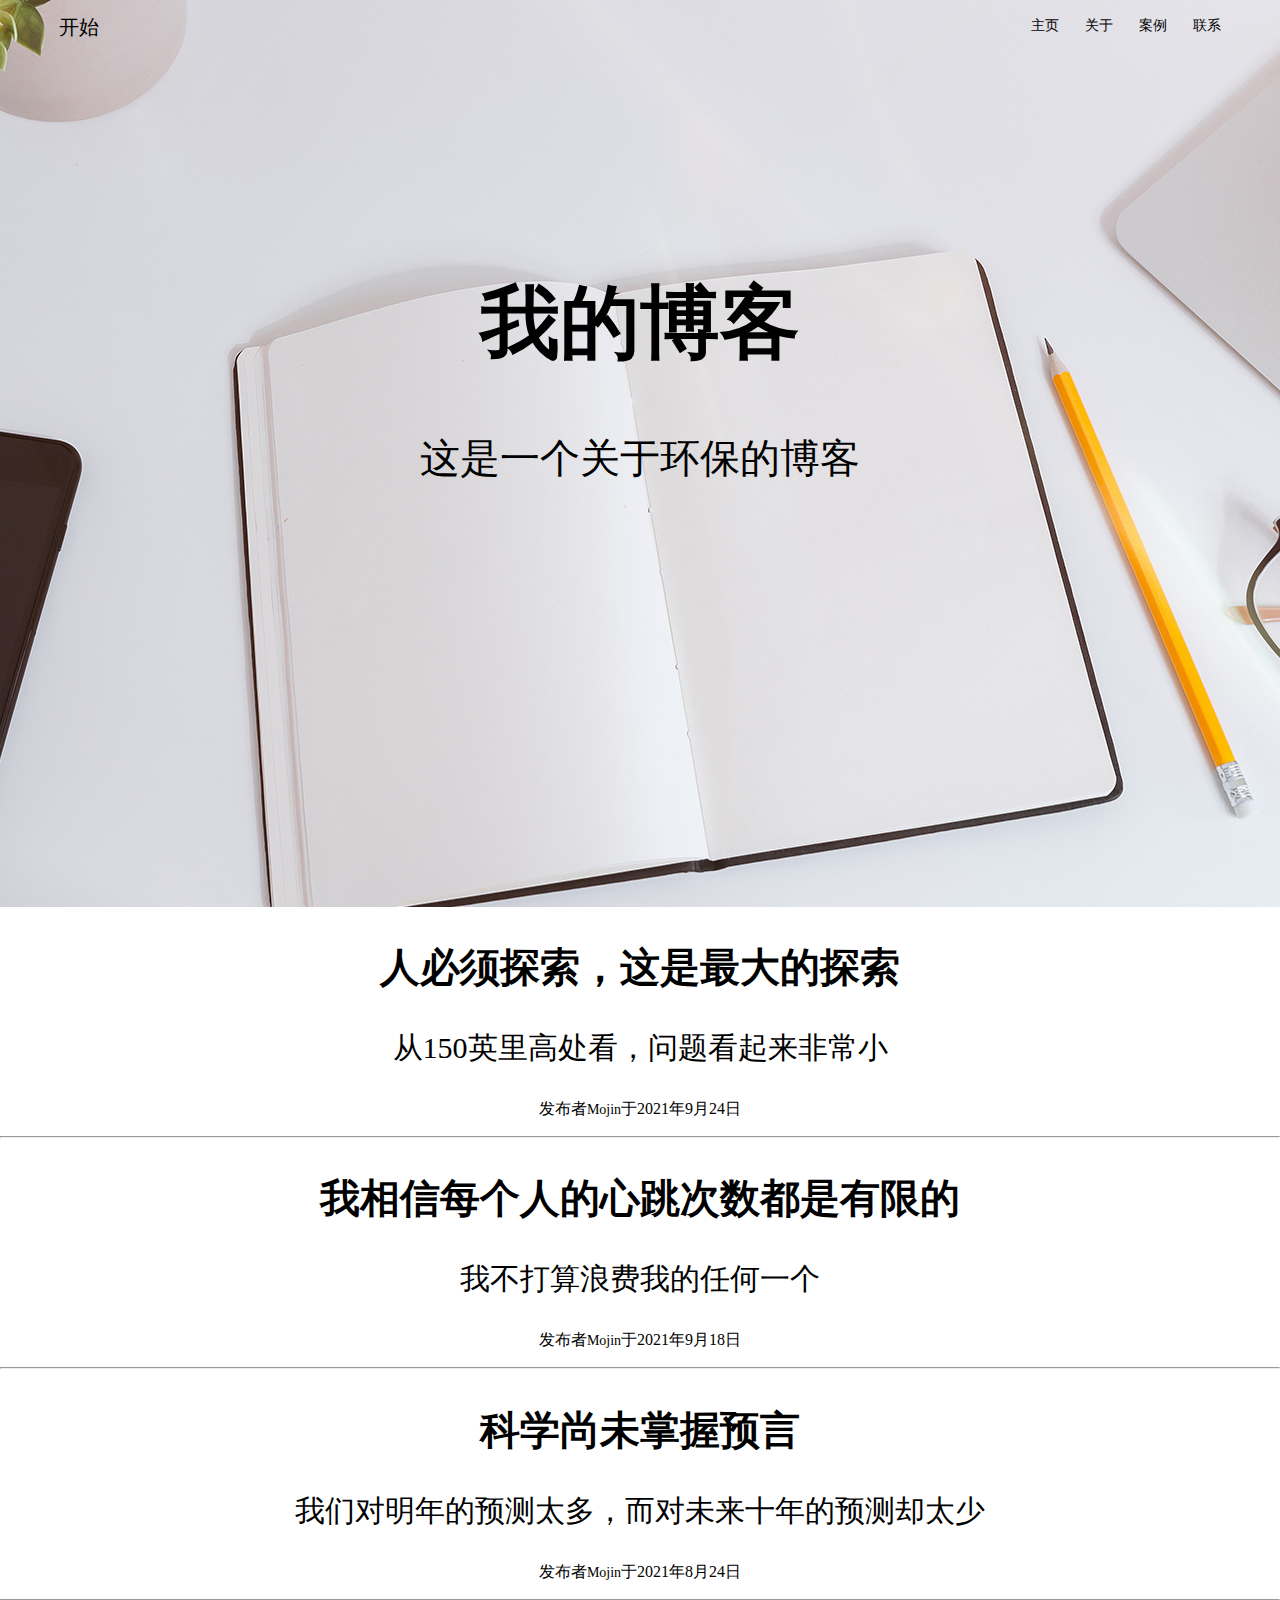
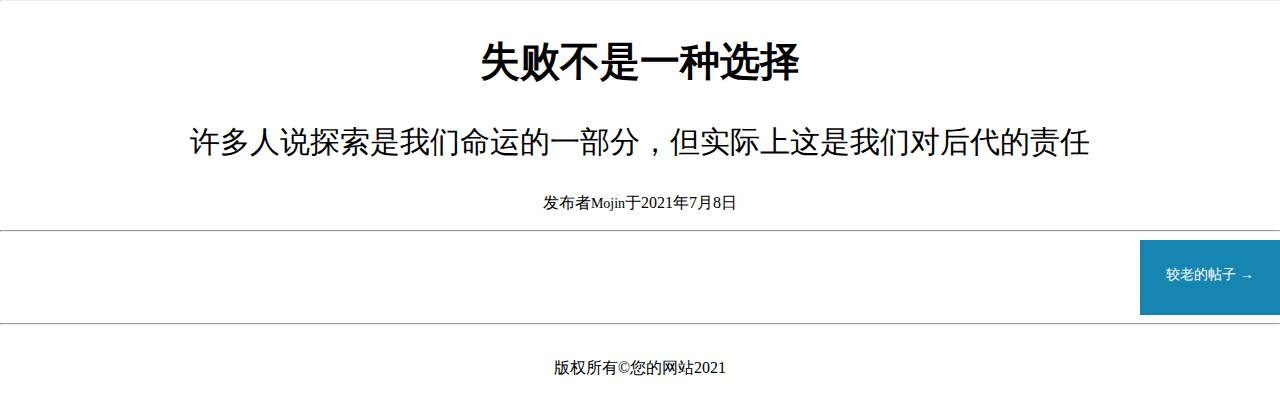
<file: index.html>
<!DOCTYPE html>
<html lang="en">
<head>
    <meta charset="UTF-8">
    <meta name="author" content="Mojin">
    <meta name="keywords" content="博客,html5">
    <meta name="viewport" content="width=device-width,initial-scale=1.0">
    <meta http-equiv="X-UA-Compatible" content="ie=edge">
    <title>主页</title>
    <link rel="stylesheet" href="css/index.css">
</head>
<body>
    <div class="img">
        <nav class="box1">
            <div class="box1-1">
                <a class="box1-1-a" href="index.html">开始</a>
            </div>
            <div class="box1-2">
                <ul>
                    <li><a href="index.html">主页</a></li>
                    <li><a href="about.html">关于</a></li>
                    <li><a href="post.html">案例</a></li>
                    <li><a href="contact.html">联系</a></li>
                </ul>
            </div>
        </nav>
        <header class="box2">
            <div class="box2-1">
                <h1>我的博客</h1>
                <span>这是一个关于环保的博客</span>
            </div>
        </header>
    </div>

        <main class="box3">
            <div>
                <a href="post.html">
                    <h2>人必须探索，这是最大的探索</h2>
                    <h3>从150英里高处看，问题看起来非常小</h3>
                </a>
                <p>发布者<a href="#">Mojin</a>于2021年9月24日</p>
            </div>

            <hr>

            <div>
                <a href="post.html">
                    <h2>我相信每个人的心跳次数都是有限的</h2>
                    <h3>我不打算浪费我的任何一个</h3>
                </a>
                <p>发布者<a href="#">Mojin</a>于2021年9月18日</p>
            </div>

            <hr>

            <div>
                <a href="post.html">
                    <h2>科学尚未掌握预言</h2>
                    <h3>我们对明年的预测太多，而对未来十年的预测却太少</h3>
                </a>
                <p>发布者<a href="#">Mojin</a>于2021年8月24日</p>
            </div>

            <hr>

            <div>
                <a href="post.html">
                    <h2>失败不是一种选择</h2>
                    <h3>许多人说探索是我们命运的一部分，但实际上这是我们对后代的责任</h3>
                </a>
                <p>发布者<a href="#">Mojin</a>于2021年7月8日</p>
            </div>

            <hr>

            <div class="box3-1">
                <a href="#">较老的帖子 →</a>
            </div>

            <div class="box4">
                <hr class="hr">
            </div>

        </main>

    <footer class="box4">
        <div>版权所有&copy;您的网站2021</div>
    </footer>
</body>
</html>
</file>
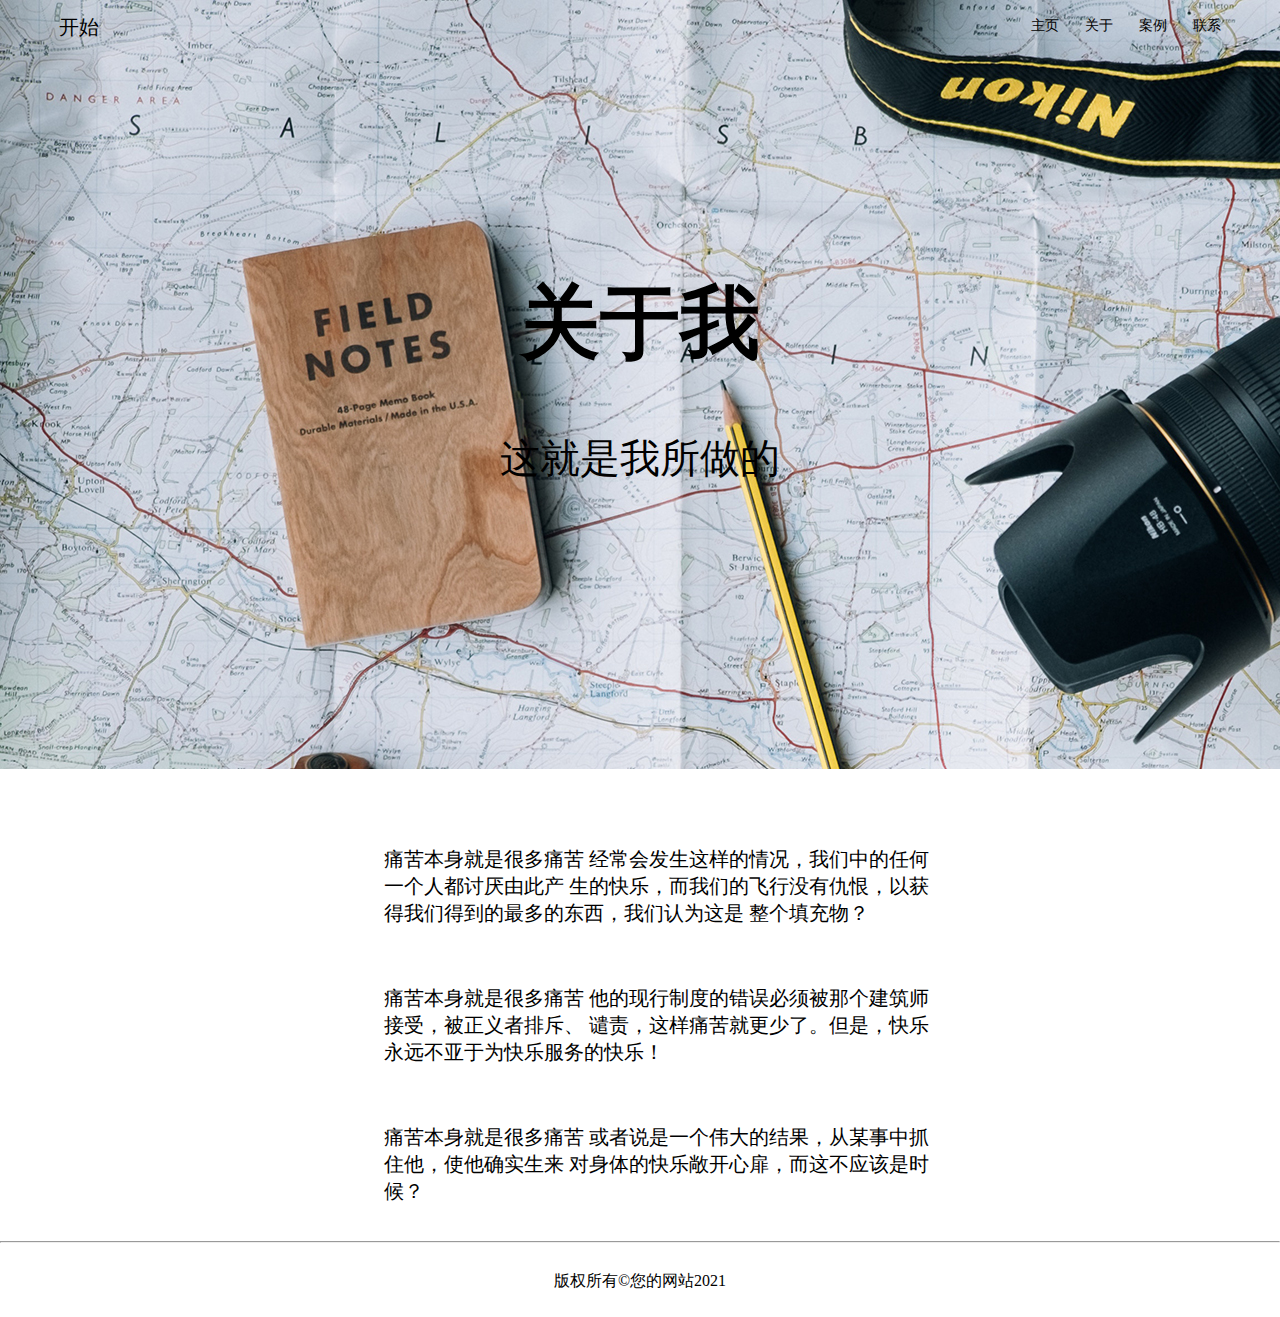
<file: about.html>
<!DOCTYPE html>
<html lang="en">
<head>
    <meta charset="UTF-8">
    <meta name="author" content="Mojin">
    <meta name="keywords" content="博客,html5">
    <meta name="viewport" content="width=device-width,initial-scale=1.0">
    <meta http-equiv="X-UA-Compatible" content="ie=edge">
    <title>关于</title>
    <link rel="stylesheet" href="css/about.css">
</head>
<body>
    <div class="img">
        <nav class="nav">
            <div class="box1-1">
                <a class="box1-1-a" href="index.html">开始</a>
            </div>

            <div class="box1-2">
                <ul>
                    <li><a href="index.html">主页</a></li>
                    <li><a href="about.html">关于</a></li>
                    <li><a href="post.html">案例</a></li>
                    <li><a href="contact.html">联系</a></li>
                </ul>
            </div>
        </nav>

        <header class="box2">
            <div class="box2-1">
                <h1>关于我</h1>
                <span>这就是我所做的</span>
            </div>
        </header>
    </div>

    <main class="main">
        <div class="box3">
            <p>
                痛苦本身就是很多痛苦 经常会发生这样的情况，我们中的任何一个人都讨厌由此产
                生的快乐，而我们的飞行没有仇恨，以获得我们得到的最多的东西，我们认为这是
                整个填充物？
            </p>
            <br>
            <p>
                痛苦本身就是很多痛苦 他的现行制度的错误必须被那个建筑师接受，被正义者排斥、
                谴责，这样痛苦就更少了。但是，快乐永远不亚于为快乐服务的快乐！
            </p>
            <br>
            <p>
                痛苦本身就是很多痛苦 或者说是一个伟大的结果，从某事中抓住他，使他确实生来
                对身体的快乐敞开心扉，而这不应该是时候？
            </p>
        </div>
        <hr>
    </main>

    <footer class="footer">
        <div>版权所有&copy;您的网站2021</div>
    </footer>
</body>
</html>
</file>
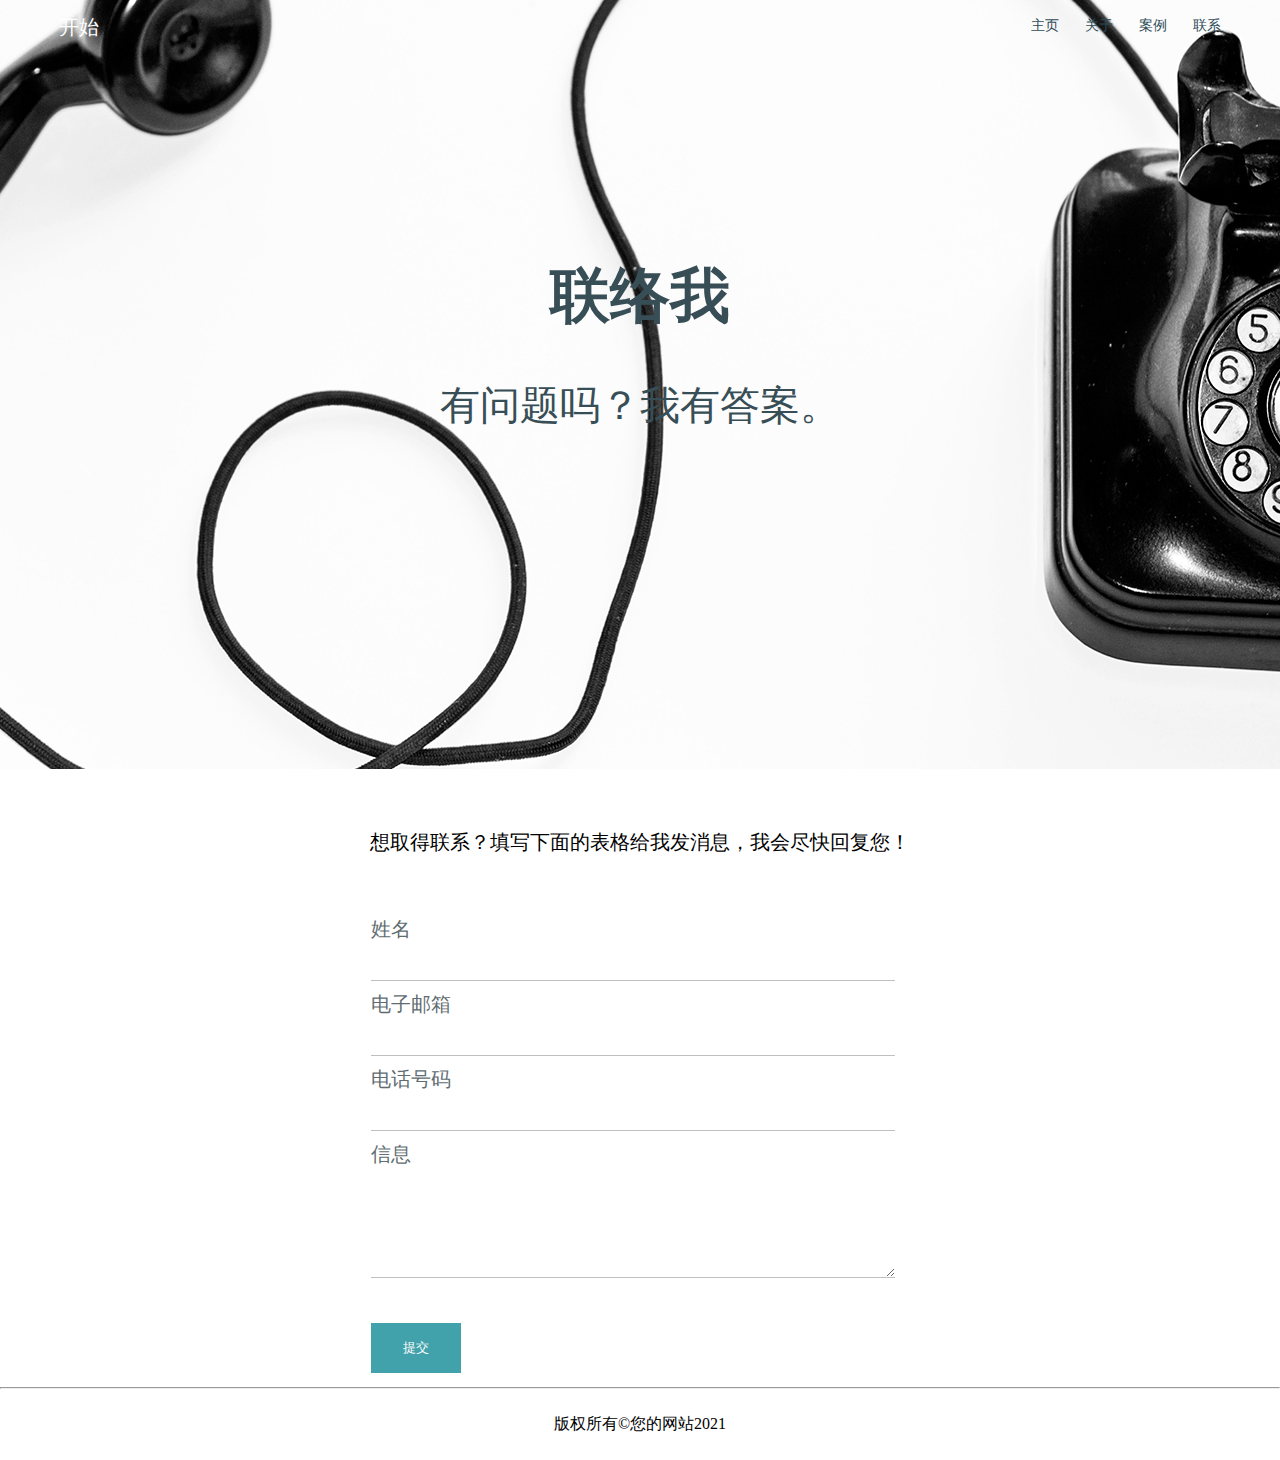
<file: contact.html>
<!DOCTYPE html>
<html lang="en">
<head>
    <meta charset="UTF-8">
    <meta name="author" content="Mojin">
    <meta name="keywords" content="博客,html5">
    <meta name="viewport" content="width=device-width,initial-scale=1.0">
    <meta http-equiv="X-UA-Compatible" content="ie=edge">
    <title>案例</title>
    <link rel="stylesheet" href="css/contact.css">
</head>
<body>
    <div class="img">
        <nav class="nav">
            <div class="box1">
                <a class="box1-a" href="index.html">开始</a>
            </div>

            <div class="box1-1">
                <ul>
                    <li><a href="index.html">主页</a></li>
                    <li><a href="about.html">关于</a></li>
                    <li><a href="post.html">案例</a></li>
                    <li><a href="contact.html">联系</a></li>
                </ul>
            </div>
        </nav>

        <header class="header">
            <div class="box2">
                <h1>联络我</h1>
                <span>有问题吗？我有答案。</span>
            </div>
        </header>
    </div>

    <main class="box3">
        <p>想取得联系？填写下面的表格给我发消息，我会尽快回复您！</p>

        <form>
            姓名<br>
            <input type="text" name="name" value="">
            <br>
            电子邮箱<br>
            <input type="email" name="email" value="">
            <br>
            电话号码<br>
            <input type="text" name="number" value=" ">
            <br>
            信息<br>
            <textarea></textarea>
            <br>
            <input class="input" type="submit" value="提交">
        </form>
    </main>
    <hr>

    <footer class="box4">
        <div>版权所有&copy;您的网站2021</div>
    </footer>
</body>
</html>
</file>
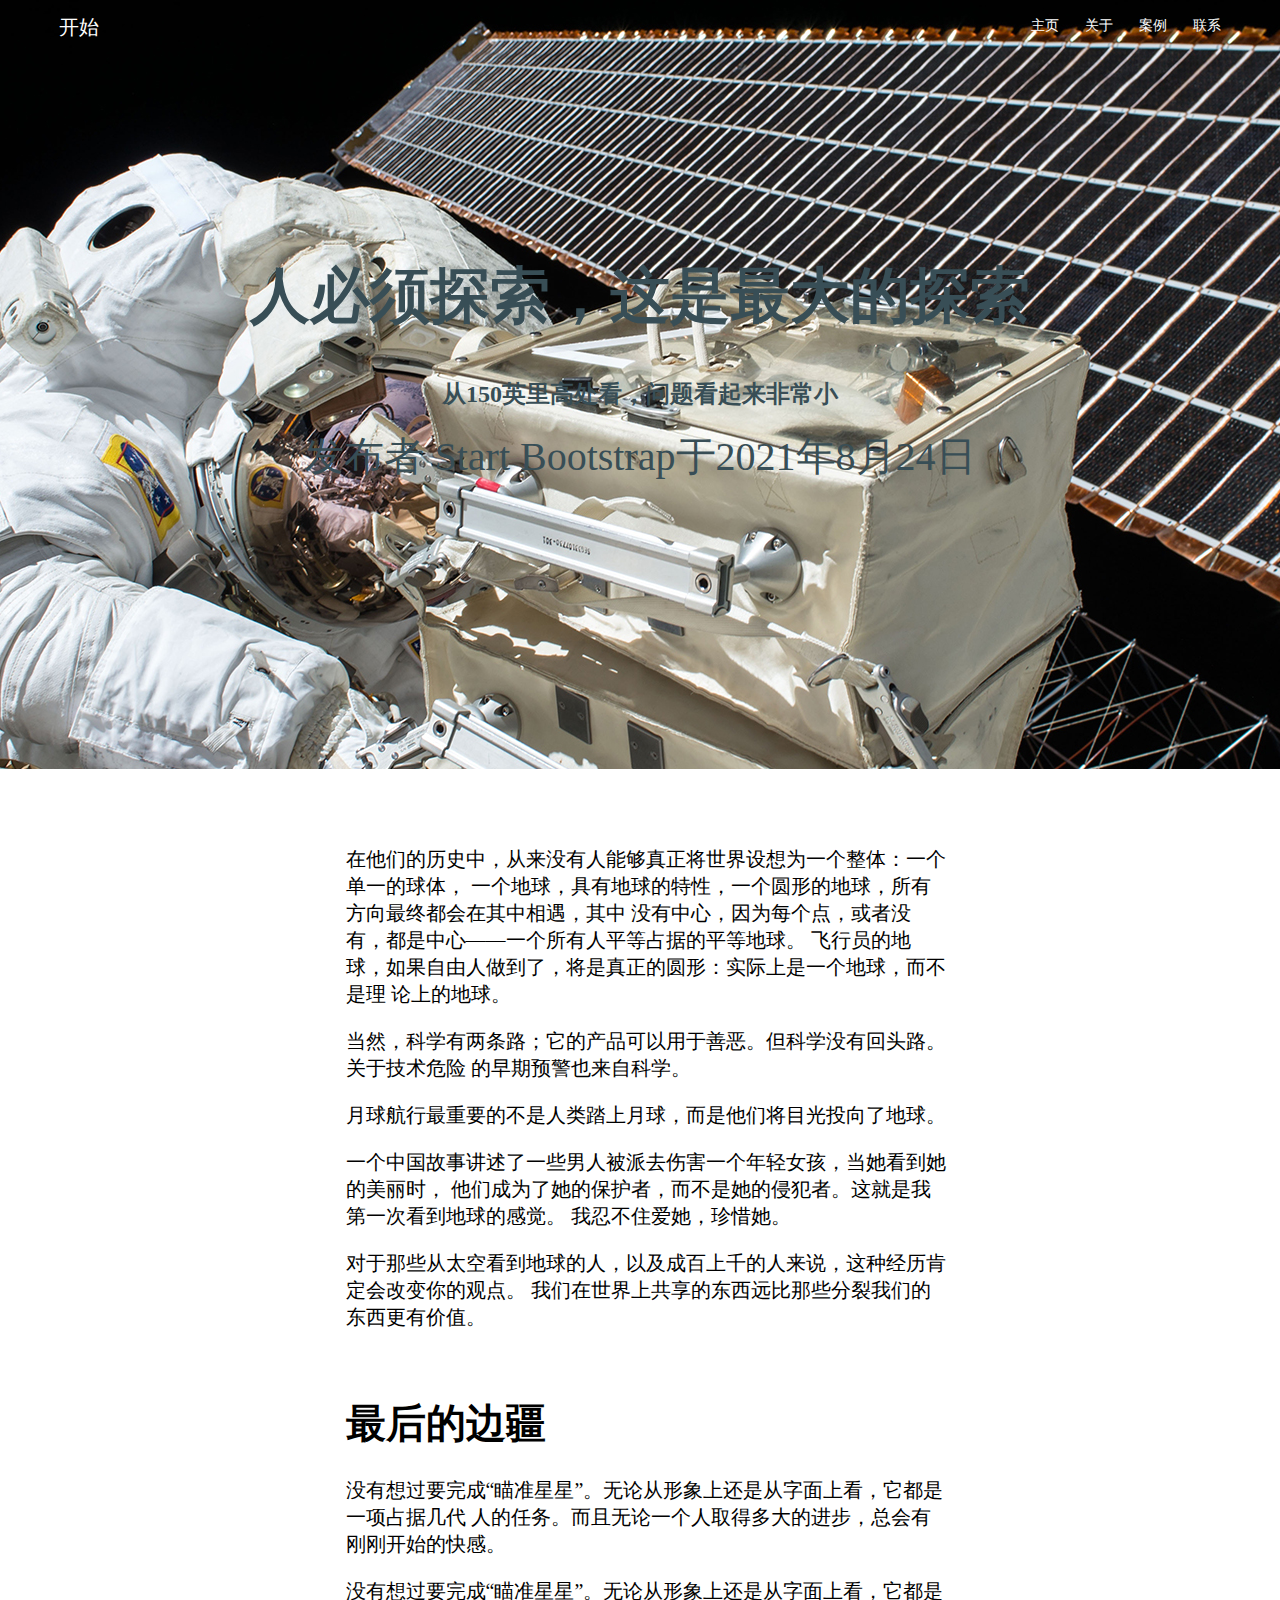
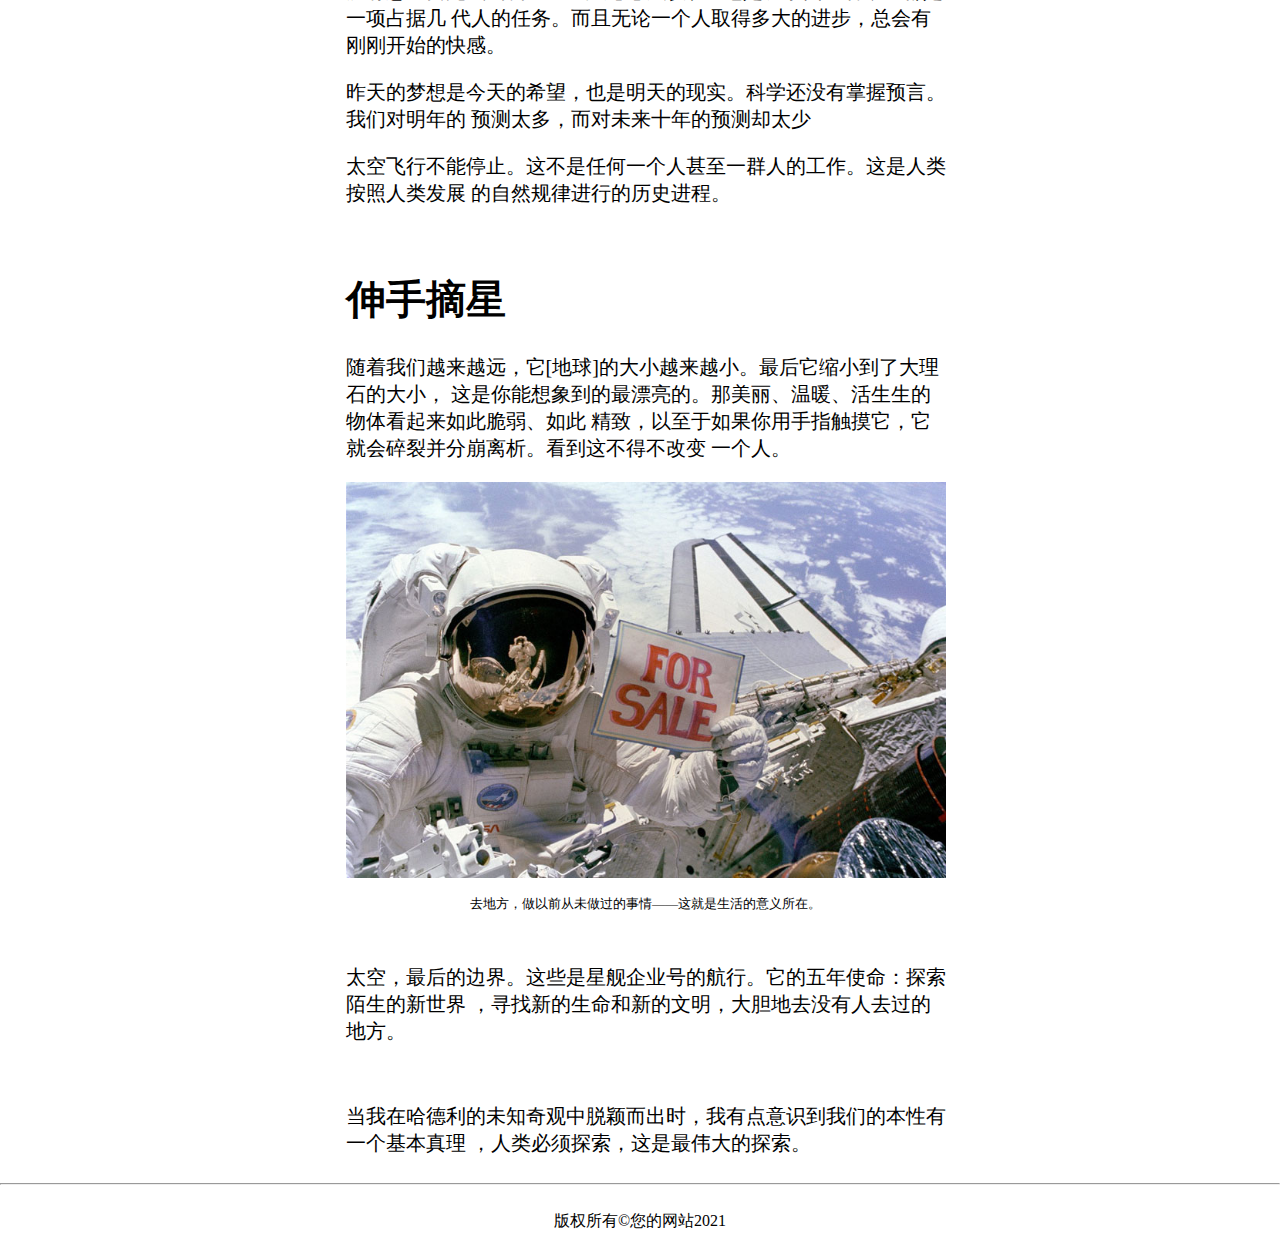
<file: post.html>
<!DOCTYPE html>
<html lang="en">
<head>
    <meta charset="UTF-8">
    <meta name="author" content="Mojin">
    <meta name="keywords" content="博客，html5">
    <meta name="viewport" content="width=device-width,initial-scale=1.0">
    <meta http-equiv="X-UA-Compatible" content="ie=edge">
    <title>联系</title>
    <link rel="stylesheet" href="css/post.css">
</head>
<body>
    <div class="img">
        <nav class="nav">
            <div class="box1">
                <a class="box1-a" href="index.html">开始</a>
            </div>

            <div class="box1-1">
                <ul>
                    <li><a href="index.html">主页</a></li>
                    <li><a href="about.html">关于</a></li>
                    <li><a href="post.html">案例</a></li>
                    <li><a href="contact.html">联系</a></li>
                </ul>
            </div>
        </nav>

        <header class="header">
            <div class="box2">
                <h1>人必须探索，这是最大的探索</h1>
                <h2>从150英里高处看，问题看起来非常小</h2>
                <span>发布者 Start Bootstrap于2021年8月24日</span>
            </div>
        </header>
    </div>

    <main class="main">
        <div class="box3">
            <p>
                在他们的历史中，从来没有人能够真正将世界设想为一个整体：一个单一的球体，
                一个地球，具有地球的特性，一个圆形的地球，所有方向最终都会在其中相遇，其中
                没有中心，因为每个点，或者没有，都是中心——一个所有人平等占据的平等地球。
                飞行员的地球，如果自由人做到了，将是真正的圆形：实际上是一个地球，而不是理
                论上的地球。
            </p>
            <p>
                当然，科学有两条路；它的产品可以用于善恶。但科学没有回头路。关于技术危险
                的早期预警也来自科学。
            </p>
            <p>
                月球航行最重要的不是人类踏上月球，而是他们将目光投向了地球。
            </p>
            <p>
                一个中国故事讲述了一些男人被派去伤害一个年轻女孩，当她看到她的美丽时，
                他们成为了她的保护者，而不是她的侵犯者。这就是我第一次看到地球的感觉。
                我忍不住爱她，珍惜她。
            </p>
            <p>
                对于那些从太空看到地球的人，以及成百上千的人来说，这种经历肯定会改变你的观点。
                我们在世界上共享的东西远比那些分裂我们的东西更有价值。
            </p>
            <br>
            <h1>最后的边疆</h1>
            <p>
                没有想过要完成“瞄准星星”。无论从形象上还是从字面上看，它都是一项占据几代
                人的任务。而且无论一个人取得多大的进步，总会有刚刚开始的快感。
            </p>
            <p>
                没有想过要完成“瞄准星星”。无论从形象上还是从字面上看，它都是一项占据几
                代人的任务。而且无论一个人取得多大的进步，总会有刚刚开始的快感。
            </p>
            <p>
                昨天的梦想是今天的希望，也是明天的现实。科学还没有掌握预言。我们对明年的
                预测太多，而对未来十年的预测却太少
            </p>
            <p>
                太空飞行不能停止。这不是任何一个人甚至一群人的工作。这是人类按照人类发展
                的自然规律进行的历史进程。
            </p>
            <br>
            <h1>伸手摘星</h1>
            <p>
                随着我们越来越远，它[地球]的大小越来越小。最后它缩小到了大理石的大小，
                这是你能想象到的最漂亮的。那美丽、温暖、活生生的物体看起来如此脆弱、如此
                精致，以至于如果你用手指触摸它，它就会碎裂并分崩离析。看到这不得不改变
                一个人。
            </p>
            <div class="box3-1">
                <img src="img/post-sample-image.jpg">
                <p>去地方，做以前从未做过的事情——这就是生活的意义所在。</p>
            </div>
            <br>
            <p>
                太空，最后的边界。这些是星舰企业号的航行。它的五年使命：探索陌生的新世界
                ，寻找新的生命和新的文明，大胆地去没有人去过的地方。
            </p>
            <br>
            <p>
                当我在哈德利的未知奇观中脱颖而出时，我有点意识到我们的本性有一个基本真理
                ，人类必须探索，这是最伟大的探索。
            </p>
        </div>
        <hr>
    </main>

    <footer class="footer">
        <div>版权所有&copy;您的网站2021</div>
    </footer>
</body>
</html>
</file>
<file: css/index.css>
body{
    margin:0px;
}
.box1{
    width: auto;
    height: 57px;
}
.box1-1{
    width: 140px;
    height: 57px;
    float: left;
    text-align: center;
}
.box1-1-a{
    display: inline-block;
    margin-top: 14px;
    margin-left: 18px;
    font-size: 20px;
}
.box1-2{
    width: 300px;
    height: 57px;
    display: inline-block;
    float: right;

}
ul{
    list-style: none;
}
li{
    display: inline-block;
    width: 50px;
    height: 25px;
    text-align: center;

}
a{
    text-decoration: none;
    font-size: 14px;
    color: black;
}
.img{
    background-image: url("../img/home-bg.jpg");
    background-repeat: no-repeat;
    background-position: center;
}
.box2{
    width: auto;
    height: 796px;

}
.box2-1{
    position: relative;
    vertical-align: middle;
    text-align: center;
    top: 20%;
}
h1{
    font-size: 80px;
}
span{
    font-size: 40px;
}

.box3{
    text-align: center;
}
h2{
    font-size: 40px;
}
h3{
    font-size: 30px;
    font-weight: normal;
}
.box3-1{
    width: 140px;
    height: 50px;
    background: #1785b2;
    float: right;
    display: block;
    padding-top: 25px;
}
.box3-1 a{
    font-size: 14px;
    color: white;
    text-align: center;
}
.box4{
    overflow: hidden;
    clear: right;
}

.box4{
    text-align: center;
    margin: 25px 0;
}
</file>
<file: css/about.css>
body{
    margin: 0;
}
.img{
    width: auto;
    height: 769px;
    background-image: url("../img/about-bg.jpg");
    background-repeat: no-repeat;
}
.nav{
    width: auto;
    height: 57px;
}
.box1-1{
    width: 140px;
    height: 57px;
    float: left;
    text-align: center;
}
.box1-1-a{
    display: inline-block;
    margin-top: 14px;
    margin-left: 18px;
    font-size: 20px;
}
.box1-2{
    width: 300px;
    height: 57px;
    display: inline-block;
    float: right;

}
ul{
    list-style: none;
}
li{
    display: inline-block;
    width: 50px;
    height: 25px;
    text-align: center;

}
a{
    text-decoration: none;
    font-size: 14px;
    color: black;
}
.box2{
    width: auto;
    height: 796px;

}
.box2-1{
    position: relative;
    vertical-align: middle;
    text-align: center;
    top: 20%;
}
h1{
    font-size: 80px;
}
span{
    font-size: 40px;
}

.main{
    height: 400px;
    width: auto;
}
.box3{
    width: 550px;
    height: 370px;
    margin: 6% 30% 2%;
}
p{
    font-size: 20px;
    font-weight: normal;
}
.footer{
    text-align: center;
    margin: 25px 0;
}
</file>
<file: css/contact.css>
body{
    margin: 0;
}
.img{
    background-image: url("../img/contact-bg.jpg");
    width: auto;
    height: 769px;
    background-repeat: no-repeat;
    background-position: center;
}
.nav{
    width: auto;
    height: 57px;
}
.box1{
    width: 140px;
    height: 57px;
    float: left;
    text-align: center;
}
.box1-a{
    display: inline-block;
    margin-top: 14px;
    margin-left: 18px;
    font-size: 20px;
}
.box1-1{
    width: 300px;
    height: 57px;
    display: inline-block;
    float: right;

}
ul{
    list-style: none;
}
li{
    display: inline-block;
    width: 50px;
    height: 25px;
    text-align: center;

}
.box1-a{
    color: white;
}
a{
    text-decoration: none;
    font-size: 14px;
    color: #2d4b57;
}
.header{
    width: auto;
    height: 796px;

}
.box2{
    position: relative;
    vertical-align: middle;
    text-align: center;
    top: 20%;
    color: #384e56;
}
h1{
    font-size: 60px;
}
span{
    font-size: 40px;
}

.box3{
    width: auto;
    height: 550px;
}
.box3 p{
    text-align: center;
    margin: 60px 30px;
    font-size: 20px;
}
.box3 form{
    margin: 0 29%;
    font-size: 20px;
    color: #5f6d72;
}
input,textarea{
    width: 520px;
    height: 30px;
    margin: 5px 0 10px;
    border: 0;
    border-bottom: 1px solid #c0c0c0;
}
textarea{
    width: 520px;
    height: 100px;
    text-align: left;
}
.input{
    width: 90px;
    height: 50px;
    margin-top: 30px;
    background-color: #42a2ab;
    color: white;
    border-style: none;
}
input:focus,
textarea:focus{
    outline:solid #d99999 1px;
}
.box4{
    text-align: center;
    margin: 25px 0;
}
</file>
<file: css/post.css>
body{
    margin: 0;
}
.img{
    background-image: url("../img/post-bg.jpg");
    width: auto;
    height: 769px;
    background-repeat: no-repeat;
    background-position: center;
}
.nav{
    width: auto;
    height: 57px;
}
.box1{
    width: 140px;
    height: 57px;
    float: left;
    text-align: center;
}
.box1-a{
    display: inline-block;
    margin-top: 14px;
    margin-left: 18px;
    font-size: 20px;
}
.box1-1{
    width: 300px;
    height: 57px;
    display: inline-block;
    float: right;

}
ul{
    list-style: none;
}
li{
    display: inline-block;
    width: 50px;
    height: 25px;
    text-align: center;

}
a{
    text-decoration: none;
    font-size: 14px;
    color: white;
}
.header{
    width: auto;
    height: 796px;

}
.box2{
    position: relative;
    vertical-align: middle;
    text-align: center;
    top: 20%;
    color: #384e56;
}
h1{
    font-size: 60px;
}
span{
    font-size: 40px;
}

.main{
    width: auto;
    height: 1940px;
}
.box3{
    width: 600px;
    margin: 6% 27% 2%;
}
.box3-1 img{
    width: 600px;
}
.box3-1 p{
    font-size: 13px;
    text-align: center;
}
.box3 h1{
    font-size: 40px;
}
p{
    font-size: 20px;
    font-weight: normal;
}
.footer{
    text-align: center;
    margin: 25px 0;
}
</file>
